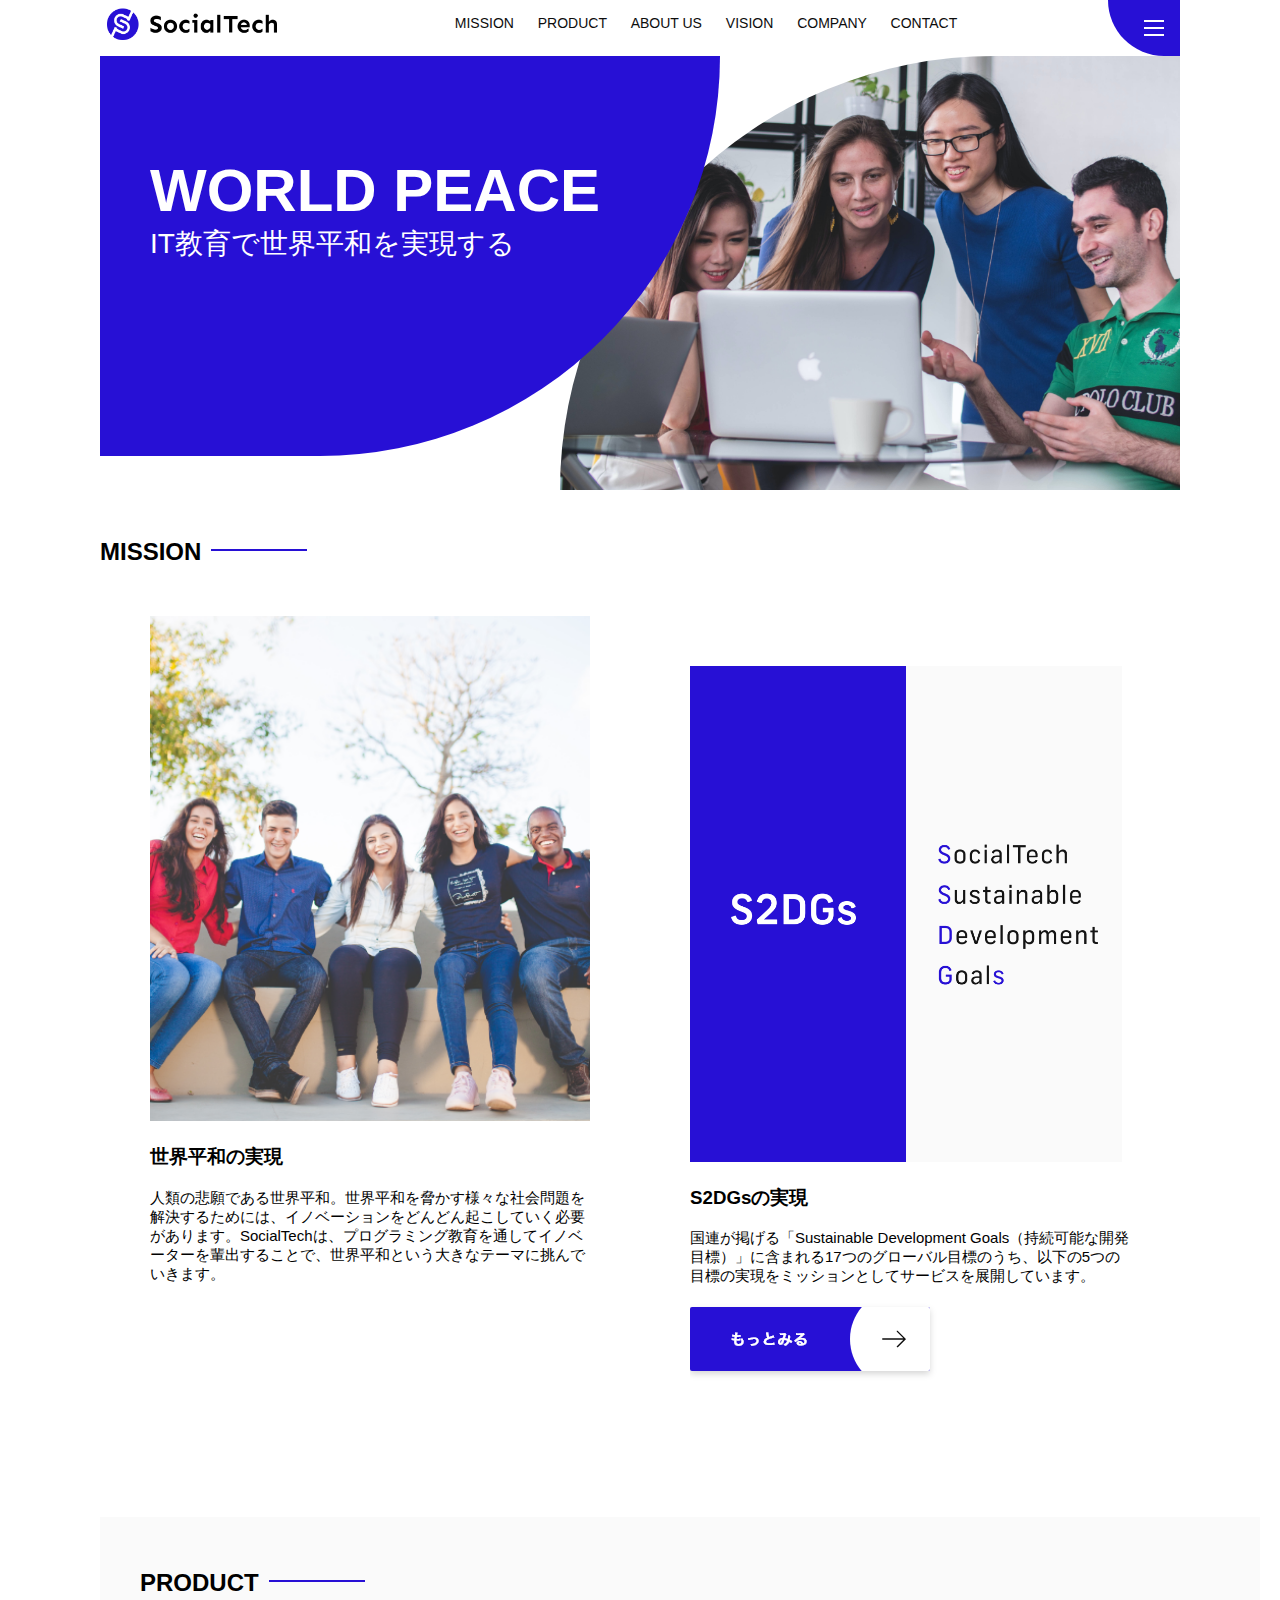
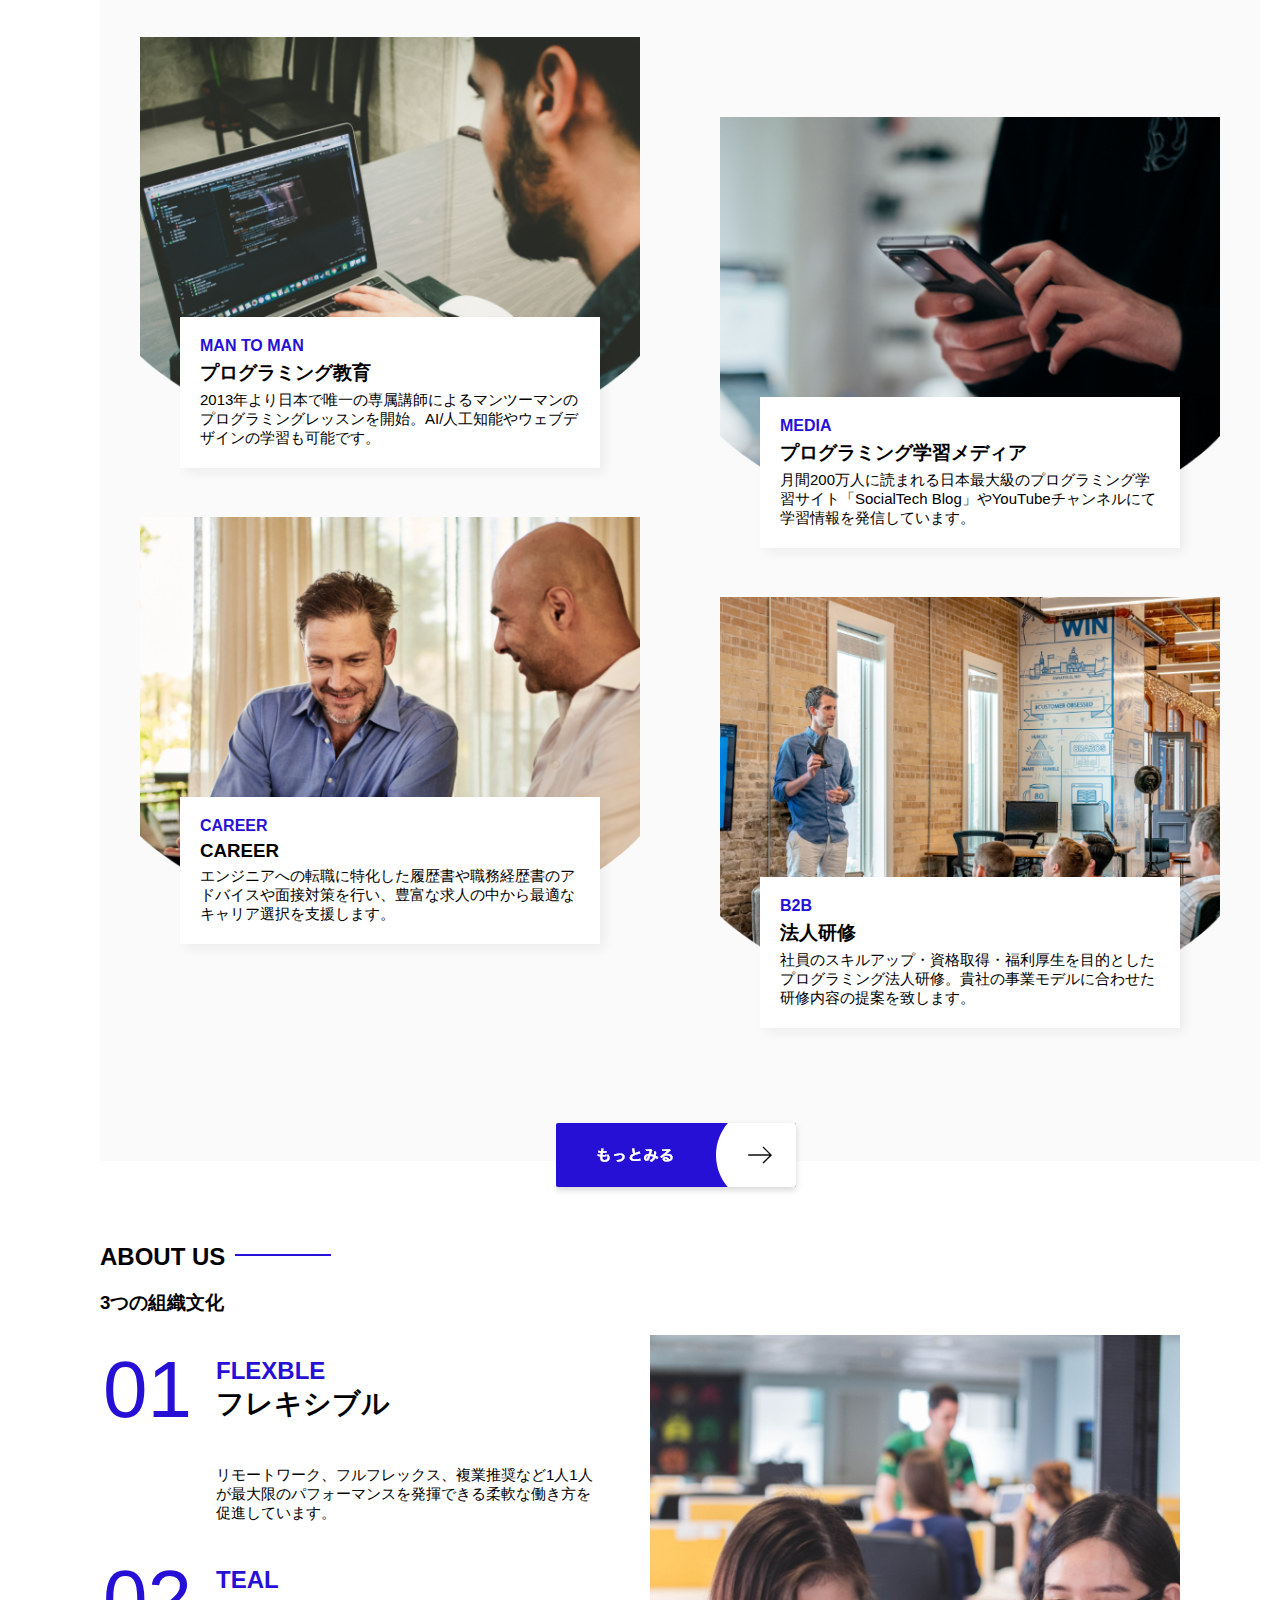
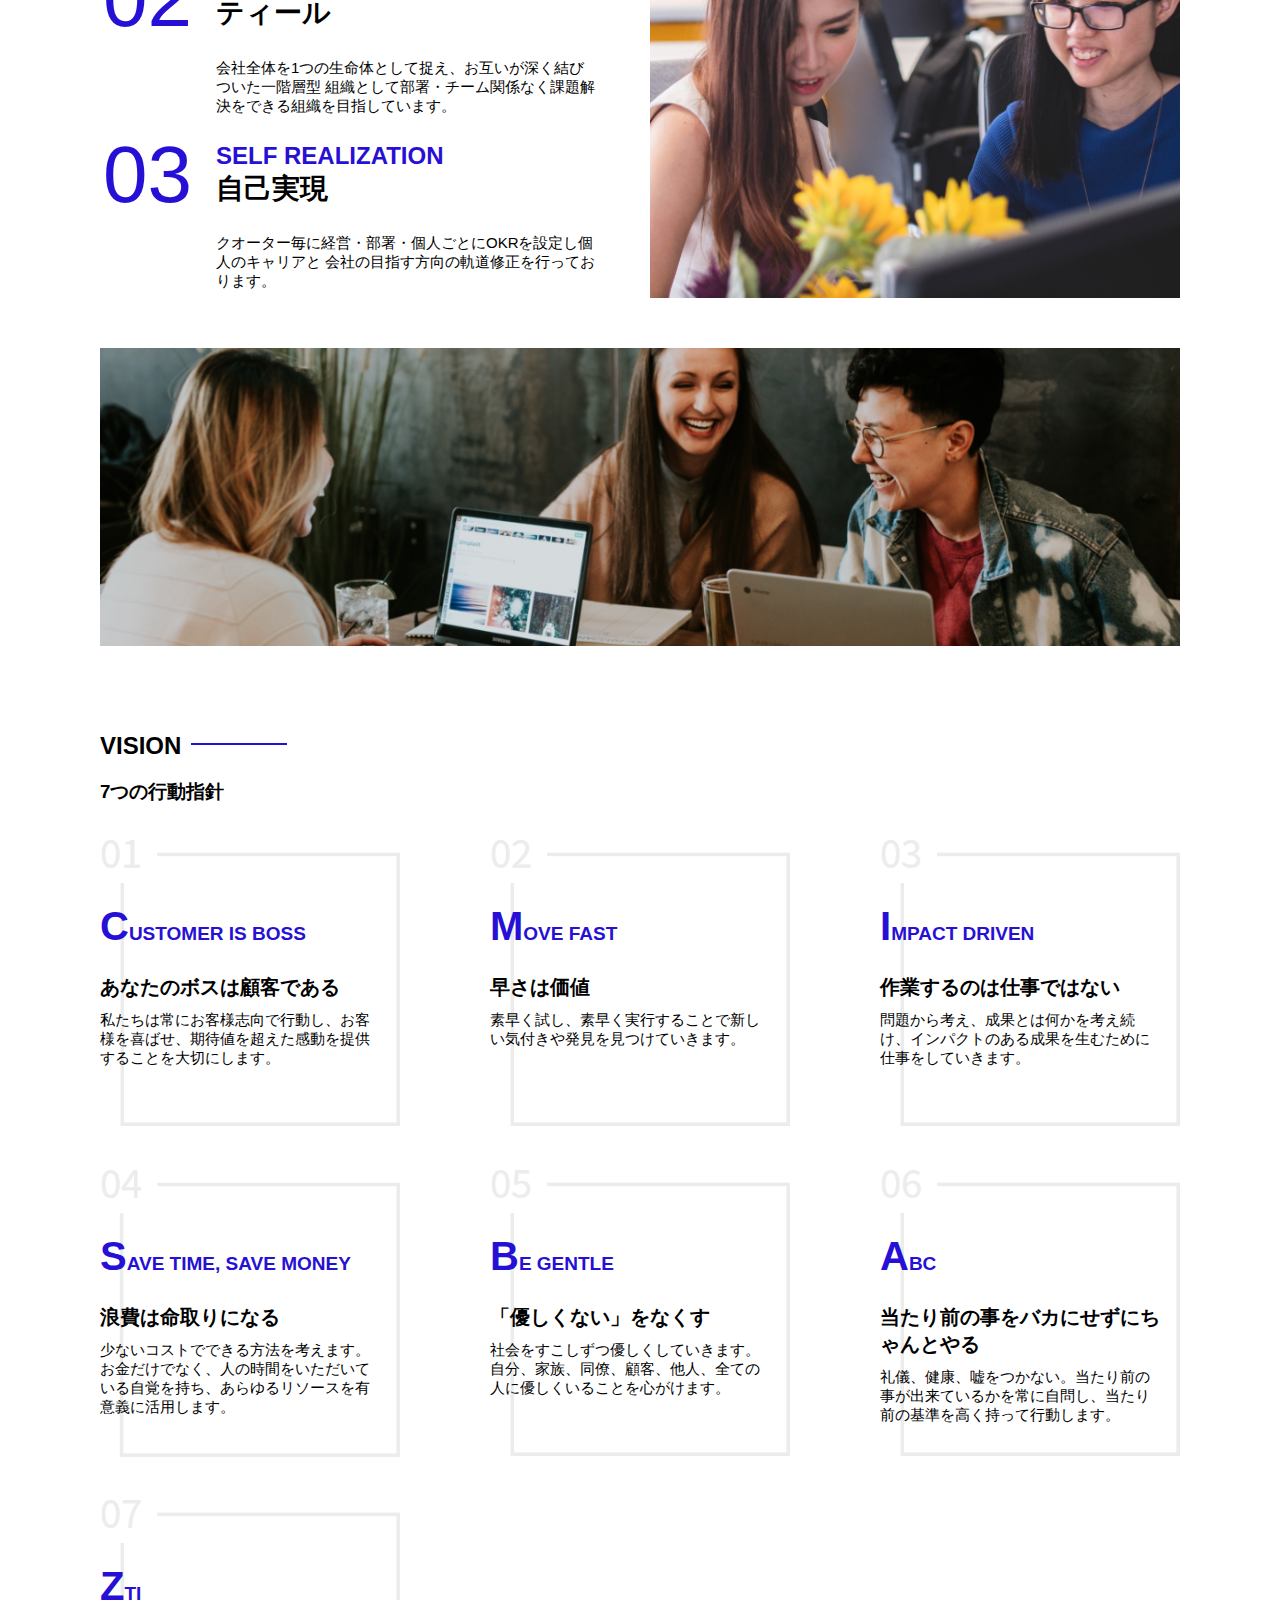
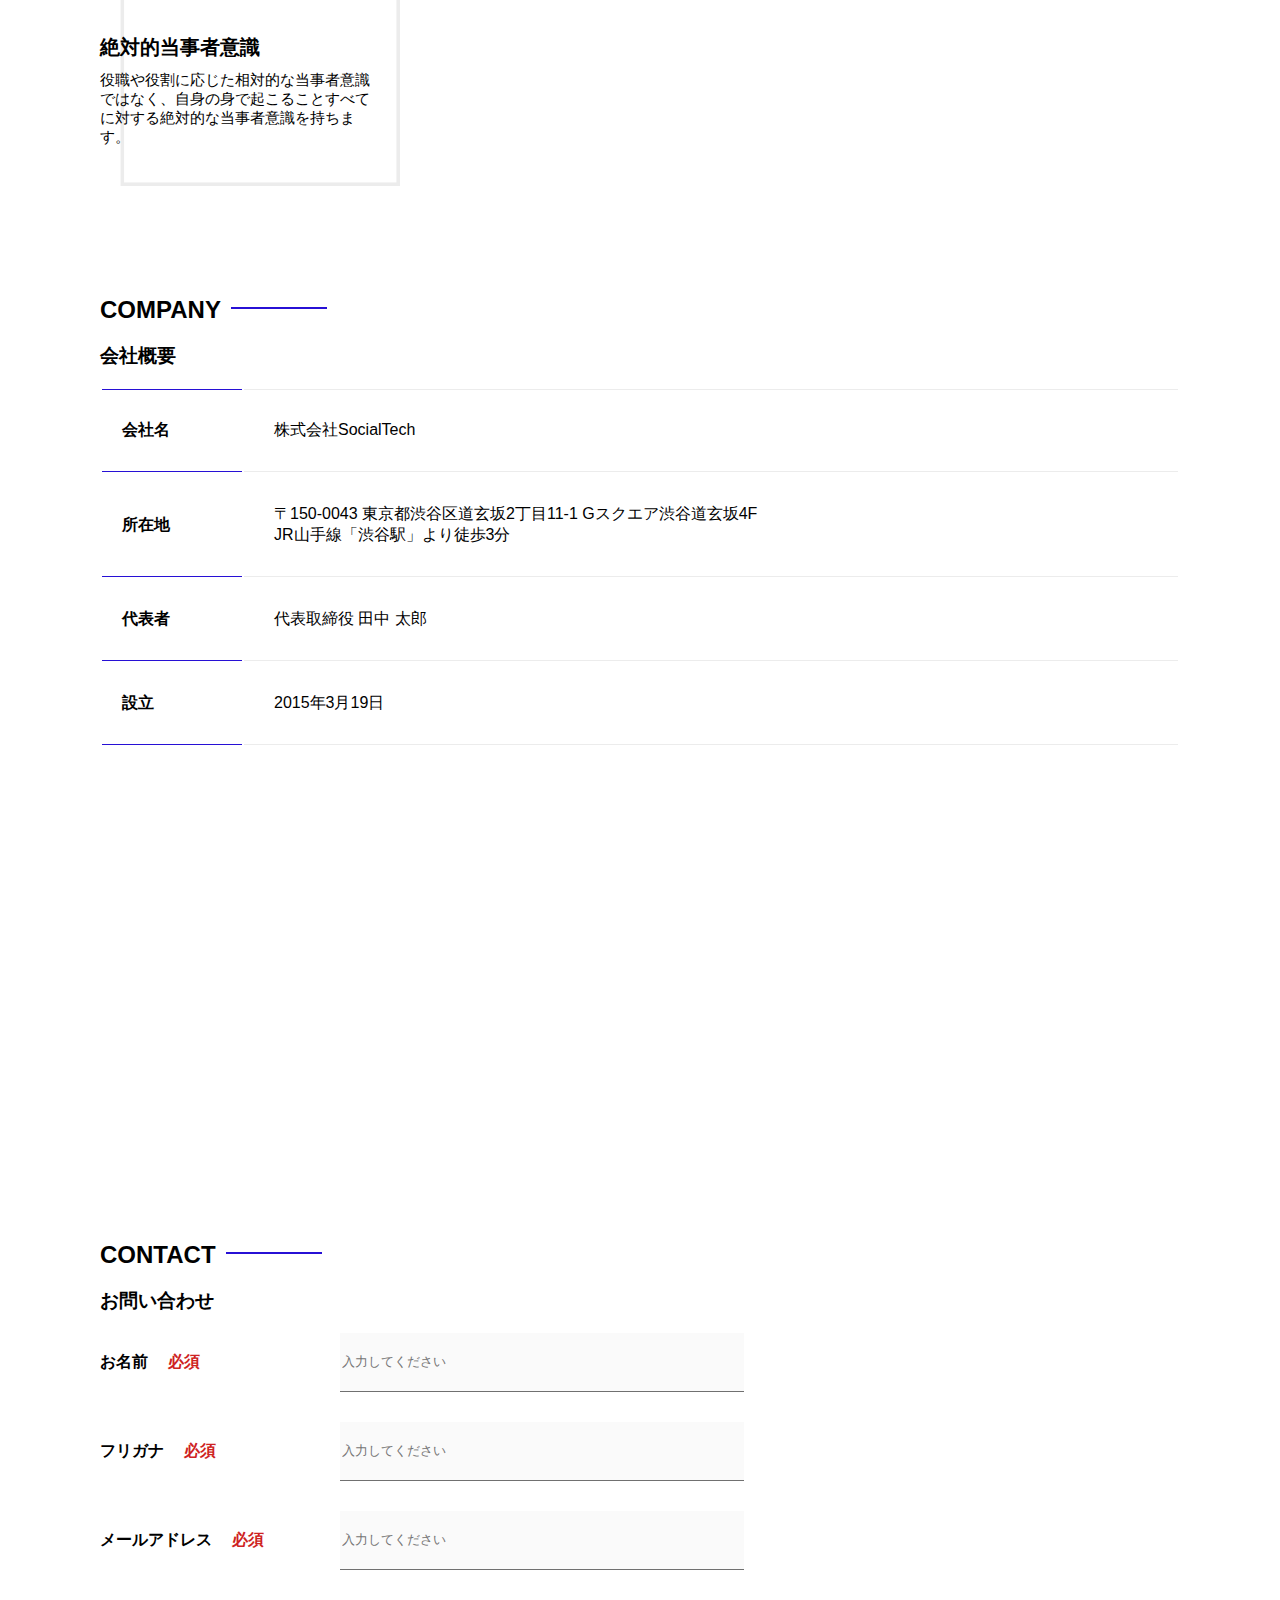
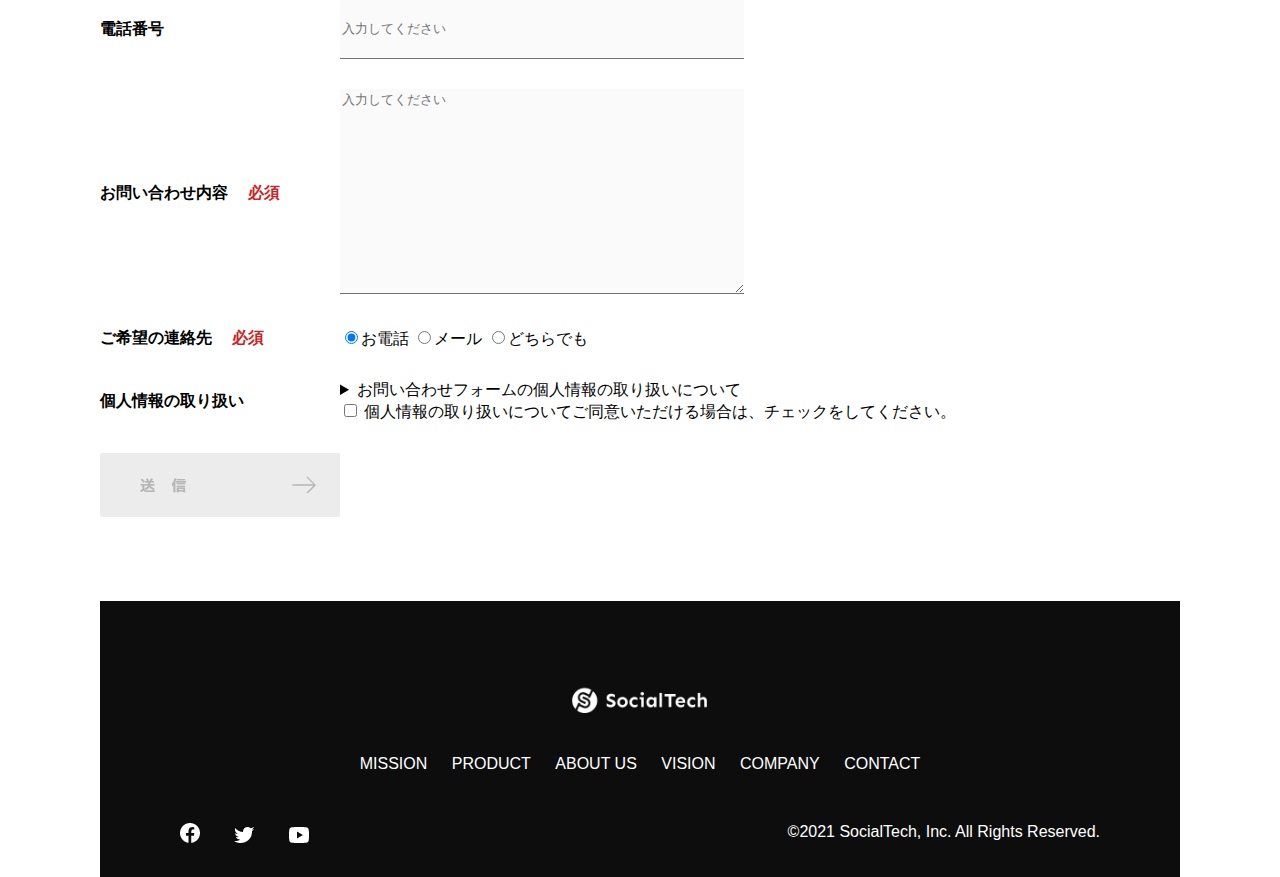
<file: index.html>
<!DOCTYPE html>
<html>
  <head>
    <title>SocialTech</title>
    <meta charset="utf-8">
    <meta name="discription" content="SocialTechはEdTech業界のリーディングカンパニーを目指します。">
    <meta name="viewport" content="width=device-width, initial-scale=1.0">
    <link rel="stylesheet" href="style.css">
  </head>
  <body>
    <header>
      <a href="index.html" id="logo"><img src="images/logo.png" alt="トップページに戻る"></a>
      <nav id="nav-pc">
        <a href="mission.html">MISSION</a>
        <a href="product.html">PRODUCT</a>
        <a href="index.html#aboutus">ABOUT US</a>
        <a href="index.html#vision">VISION</a>
        <a href="index.html#company">COMPANY</a>
        <a href="index.html#contact">CONTACT</a>
      </nav>
      <!-- スマホ用ボタン -->
      <img id="menu-sp" src="images/button-menu.png" alt="ナビゲーションを開く"  onclick="document.getElementById('nav-sp').style.display = 'block'">
      <!-- スマホ用ナビゲーション -->
      <nav id="nav-sp">
        <img  id="close" src="images/button-close.png" alt="ナビゲーションを閉じる" onclick="document.getElementById('nav-sp').style.display = 'none'">
        <a  id="logo-sp" href="index.html" onclick="document.getElementById('nav-sp').style.display = 'none'"><img src="images/logo-sp.png" alt="トップページに戻る"></a>
        <a class="menu" href="mission.html" onclick="document.getElementById('nav-sp').style.display = 'none'">MISSION</a>
        <a class="menu" href="product.html" onclick="document.getElementById('nav-sp').style.display = 'none'">PRODUCT</a>
        <a class="menu" href="index.html#aboutus" onclick="document.getElementById('nav-sp').style.display = 'none'">ABOUT US</a>
        <a class="menu" href="index.html#vision" onclick="document.getElementById('nav-sp').style.display = 'none'">VISION</a>
        <a class="menu" href="index.html#company" onclick="document.getElementById('nav-sp').style.display = 'none'">COMPANY</a>
        <a class="menu" href="index.html#contact" onclick="document.getElementById('nav-sp').style.display = 'none'">CONTACT</a>
        <div id="sns">
          <a href="https://www.facebook.com/sejuku2013"><img src="images/button-facebook.png" alt="Facebookのリンク"></a>
          <a href="https://twitter.com/samuraijuku"><img src="images/button-twitter.png" alt="Twitterのリンク"></a>
          <a href="https://www.youtube.com/channel/UCCFOQO5aDK0xXam4cUQXT8g"><img src="images/button-youtube.png" alt="YouTubeのリンク"></a>
        </div>
      </nav>
    </header>
    <main>
      <article>
        <section id="main-visual">
          <div id="main-message">
            <h1>WORLD PEACE</h1>
            <p>IT教育で世界平和を実現する</p>
          </div>
          <img src="images/index/index-main.png" alt="PCの周りに集まる多国籍の仲間たち">
        </section>
        <section id="mission">
          <h2 class="index-h2">MISSION</h2>
          <div id="mission-flex">
            <div>
              <img id="mission-photo" src="images/index/index-mission.png" alt="屋外のベンチで写真を撮影する多国籍の仲間たち">
              <h3>世界平和の実現</h3>
              <p>人類の悲願である世界平和。世界平和を脅かす様々な社会問題を解決するためには、イノベーションをどんどん起こしていく必要があります。SocialTechは、プログラミング教育を通してイノベーターを輩出することで、世界平和という大きなテーマに挑んでいきます。</p>
            </div>
            <div>
              <img id="s2dgs" src="images/index/s2dgs.png" alt="S2DGs">
              <h3>S2DGsの実現</h3>
              <p>国連が掲げる「Sustainable Development Goals（持続可能な開発目標）」に含まれる17つのグローバル目標のうち、以下の5つの目標の実現をミッションとしてサービスを展開しています。</p>
              <a href="mission.html]">
                <img src="images/button-more.png" alt="もっとみる">
              </a>
            </div>
          </div>
        </section>
        <!-- プロダクト -->
        <section id="product">
          <h2 class="index-h2">PRODUCT</h2>
          <div>
            <div id="product-left">
              <div>
                <img class="product-photo" src="images/index/index-mantoman.png" alt="PCでコードを書く男性">
                <div class="product-explain">
                  <span>MAN TO MAN</span>
                  <h3>プログラミング教育</h3>
                  <p>2013年より日本で唯一の専属講師によるマンツーマンのプログラミングレッスンを開始。AI/人工知能やウェブデザインの学習も可能です。</p>
                </div>
              </div>
              <div>
                <img class="product-photo" src="images/index/index-career.png" alt="笑顔で話し合う2人の男性">
                <div class="product-explain">
                  <span>CAREER</span>
                  <h3>CAREER</h3>
                  <p>エンジニアへの転職に特化した履歴書や職務経歴書のアドバイスや面接対策を行い、豊富な求人の中から最適なキャリア選択を支援します。</p>               
                </div>
              </div>
            </div>
            <div id="product-right">
              <div>
                <img class="product-photo" src="images/index/index-media.png" alt="スマートフォンを操作する人">
                <div class="product-explain">
                  <span>MEDIA</span>
                  <h3>プログラミング学習メディア</h3>
                  <p>月間200万人に読まれる日本最大級のプログラミング学習サイト「SocialTech Blog」やYouTubeチャンネルにて学習情報を発信しています。</p>
                </div>
              </div>
              <div>
                <img class="product-photo" src="images/index/index-b2b.png" alt="講演中の男性とそれを聴く人々">
                <div class="product-explain">
                  <span>B2B</span>
                  <h3>法人研修</h3>
                  <p>社員のスキルアップ・資格取得・福利厚生を目的としたプログラミング法人研修。貴社の事業モデルに合わせた研修内容の提案を致します。</p>
                </div>
              </div>
            </div>
          </div>
          <div>
            <a id="product-more" href="product.html">
              <img src="images/button-more.png" alt="もっとみる">
            </a>
          </div>
        </section>
        <!-- ABOUT US -->
        <section id="aboutus">
          <h2 class="index-h2" >ABOUT US</h2>
          <h3>3つの組織文化</h3>
          <div>
            <table class="culture-table">
              <tr>
                <td>
                  <span class="culture-num">01</span>
                </td>
                <td>
                  <span class="culture-en">FLEXBLE</span>
                  <span class="culture-jp">フレキシブル</span>
                </td>
              </tr>
              <tr>
                <td>
                  <!-- 空のセル -->
                </td>
                <td>
                  <p class="culuture-description">リモートワーク、フルフレックス、複業推奨など1人1人が最大限のパフォーマンスを発揮できる柔軟な働き方を促進しています。</p>
                </td>
              </tr>
              
              <tr>
                <td>
                  <span class="culture-num">02</span>
                </td> 
                <td>
                  <span class="culture-en">TEAL</span>
                  <span class="culture-jp">ティール</span>
                </td>
              </tr>
              <tr>
                <td> 
                  <!-- 空のセル -->
                </td>
                <td>
                  <p class="culture-description">会社全体を1つの生命体として捉え、お互いが深く結びついた一階層型
                    組織として部署・チーム関係なく課題解決をできる組織を目指しています。
                  </p>
                </td>
              </tr>

              <tr>
                <td>
                 <span class="culture-num">03</span>
                </td>
                <td>
                  <span class="culture-en">SELF REALIZATION </span>
                  <span class="culture-jp">自己実現</span>
                </td>
                <tr>
                  <td>
                    <!-- 空のセル -->
                  </td>
                  <td>
                    <p class="culture-description">
                      クオーター毎に経営・部署・個人ごとにOKRを設定し個人のキャリアと
                      会社の目指す方向の軌道修正を行っております。
                    </p>
                  </td>
                </tr>
              </tr>
            </table>
              <img class="culture-img" src="images/index/index-aboutus1.png" alt="笑顔で話し合う2人の女性">              
          </div>
            <img class="culture-img2" src="images/index/index-aboutus2.png" alt="笑顔で話し合う3人の男女">
        </section>
        <!-- VISION -->
        <section id="vision">
          <h2 class="index-h2">VISION</h2>
          <h3>7つの行動指針</h3>
          <div>
            <div class="vision-box">
              <img src="images/index/vision-01.png" alt="01">
              <span>
                <h4>CUSTOMER IS BOSS</h4>
                <h5>あなたのボスは顧客である</h5>
                <p>私たちは常にお客様志向で行動し、お客様を喜ばせ、期待値を超えた感動を提供することを大切にします。</p>
              </span>
            </div>
            <div class="vision-box">
              <img src="images/index/vision-02.png" alt="02">
              <span>
                <h4>MOVE FAST</h4>
                <h5>早さは価値</h5>
                <p>素早く試し、素早く実行することで新しい気付きや発見を見つけていきます。</p>
              </span>
            </div>
            <div class="vision-box">
              <img src="images/index/vision-03.png" alt="03">
              <span>
                <h4>IMPACT DRIVEN</h4>
                <h5>作業するのは仕事ではない</h5>
                <p>問題から考え、成果とは何かを考え続け、インパクトのある成果を生むために仕事をしていきます。</p>
              </span>
            </div>
            <div class="vision-box">
              <img src="images/index/vision-04.png" alt="04">
              <span>
                <h4>SAVE TIME, SAVE MONEY</h4>
                <h5>浪費は命取りになる</h5>
                <p>少ないコストでできる方法を考えます。お金だけでなく、人の時間をいただいている自覚を持ち、あらゆるリソースを有意義に活用します。</p>
              </span>
            </div>
            <div class="vision-box">
              <img src="images/index/vision-05.png" alt="05">
              <span>
                <h4>BE GENTLE</h4>
                <h5>「優しくない」をなくす</h5>
                <p>社会をすこしずつ優しくしていきます。自分、家族、同僚、顧客、他人、全ての人に優しくいることを心がけます。</p>
              </span>
            </div>
            <div class="vision-box">
              <img src="images/index/vision-06.png" alt="06">
              <span>
                <h4>ABC</h4>
                <h5>当たり前の事をバカにせずにちゃんとやる</h5>
                <p>礼儀、健康、嘘をつかない。当たり前の事が出来ているかを常に自問し、当たり前の基準を高く持って行動します。</p>
              </span>
            </div>
            <div class="vision-box">
              <img src="images/index/vision-07.png" alt="07">
              <span>
                <h4>ZTI</h4>
                <h5>絶対的当事者意識</h5>
                <p>役職や役割に応じた相対的な当事者意識ではなく、自身の身で起こることすべてに対する絶対的な当事者意識を持ちます。</p>
              </span>
            </div>
          </div>
        </section>
        <!-- CONPANY -->
        <section id="company">
          <h2 class="index-h2">COMPANY</h2>
          <h3>会社概要</h3>
          <table id="company-table">
            <tr>
              <th class="tableheader-first">会社名</th>
              <td class="cell-first">株式会社SocialTech</td>
            </tr>
            <tr>
              <th class="tableheader">所在地</th>
              <td class="cell">〒150-0043 東京都渋谷区道玄坂2丁目11-1 Gスクエア渋谷道玄坂4F<br>JR山手線「渋谷駅」より徒歩3分</td>
            </tr>
            <tr>
              <th class="tableheader">代表者</th>
              <td class="cell">代表取締役 田中 太郎</td>
            </tr>
            <tr>
              <th class="tableheader">設立</th>
              <td class="cell">2015年3月19日</td>
            </tr>
          </table>
          <iframe src="https://www.google.com/maps/embed?pb=!1m18!1m12!1m3!1d3241.7759544892483!2d139.69399665123464!3d35.65789123876098!2m3!1f0!2f0!3f0!3m2!1i1024!2i768!4f13.1!3m3!1m2!1s0x60188caa0042e8d1%3A0xba130bea826a7aa2!2z44CSMTUwLTAwNDMg5p2x5Lqs6YO95riL6LC35Yy66YGT546E5Z2C77yS5LiB55uu77yR77yR4oiS77yR!5e0!3m2!1sja!2sjp!4v1636872991912!5m2!1sja!2sjp" 
          style="border:0ch" allowfullscreen="" loading="lazy" ></iframe>
        </section>
        <!-- お問い合わせ -->
        <section id="contact">
          <h2 class="index-h2">CONTACT</h2>
          <h3>お問い合わせ</h3>
          <form action="https://api.staticforms.xyz/submit" method="post">
              <input type="text" name="honeypot" style="display:none">
              <!-- STATIC FORMSのアクセスキー -->
              <input type="hidden" name="accessKey" value="90eda0ea-7b0d-4456-af9e-6538139e8472">
              <!--メールのタイトル-->
              <input type="hidden" name="subject" value="お問い合わせフォーム" />
              <!--送信先のメールアドレスをvalueに設定する-->
              <input type="hidden" name="replyTo" value="126t233t@gmail.com">
              <!--redirectToのURLは公開後のURLへリンクする-->
              <input type="hidden" name="redirectTo" value="">
            <div>
              <div class="contact-heading">
                <label class="contact-label">お名前<span class="contact-span">必須</span></label>
              </div>
              <div class="contact-form">
                <input type="text" name="name" placeholder="入力してください" class="contact-textbox">
              </div>
            </div>
            <div>
              <div class="contact-heading">
                <label class="contact-label">フリガナ<span class="contact-span">必須</span></label>
              </div>
              <div class="contact-form">
                <input type="text" name="hurigana" placeholder="入力してください" class="contact-textbox">
              </div>
            </div>
            <div>
              <div class="contact-heading">
                <label class="contact-label">メールアドレス<span class="contact-span">必須</span></label>
              </div>
              <div class="contact-form">
                <input type="text" name="email" placeholder="入力してください" class="contact-textbox">
              </div>
            </div>           
            <div>
              <div class="contact-heading">
                <label class="contact-label">電話番号</label>
              </div>
              <div class="contact-form">
                <input type="text" name="hurigana" placeholder="入力してください" class="contact-textbox">
              </div>
            </div>            
            <div>
              <div class="contact-heading">
                <label class="contact-label">お問い合わせ内容<span class="contact-span">必須</span></label>
              </div>
              <div class="contact-form">
                <textarea class="contact-textarea" placeholder="入力してください" name="message"></textarea>
              </div>
            </div> 
            <div>
              <div class="contact-heading">
                <label class="contact-label">ご希望の連絡先<span class="contact-span">必須</span></label>
              </div>
              <div class="contact-form">
                <input class="radiobutton" type="radio" value="tel" name="contact" checked><label>お電話</label>
                <input class="radiobutton" type="radio" value="mail" name="contact"><label>メール</label>
                <input class="radiobutton" type="radio" value="both" name="contact"><label>どちらでも</label>
              </div>
            </div> 
            <div>
              <div class="contact-heading">
                <label class="contact-label">個人情報の取り扱い</label>
              </div>
              <div>
                <details>
                  <summary>お問い合わせフォームの個人情報の取り扱いについて</summary>
                  <div>
                    <span>１．組織の名称又は氏名</span><br>
                   株式会社SocialTech<br><br>
                   <span>２．個人情報保護管理者（若しくはその代理人）の氏名又は職名、所属及び連絡先
                     鈴木 一郎 コーポレート部</span><br>
                   メールアドレス：support@socialtech.net<br>
                   TEL：03-xxxx-xxxx<br>
                   <span>３．個人情報の利用目的</span><br>
                   ・本サービス及び本サービスに関連する情報の提供又はそれらに関する連絡のため<br>
                   ・ユーザーの本人確認のため<br>
                   ・当社サービスのご案内のため<br>
                   ・当社の商品等の広告または宣伝（電子メールによるものを含むものとします。）<br><br>
                   <span>４．個人情報の取り扱い業務の委託</span><br>
                   個人情報の取扱業務の全部または一部を外部に業務委託する場合があります。<br>
                   その際、弊社は、個人情報を適切に保護できる管理体制を敷き実行していることを条件として<br>
                   委託先を厳選したうえで、機密保持契約を委託先と締結し、お客様の個人情報を厳密に管理させます。<br><br>
                   <span>５．個人情報の開示等の請求</span><br>
                   お客様は、弊社に対してご自身の個人情報の開示等（利用目的の通知、開示、内容の訂正・追加・削除、利用の停止または消去、第三者への提供の停止）に関して、当社問合わせ窓口に申し出ることができます。<br>
                   その際、弊社はお客様ご本人を確認させていただいたうえで、合理的な期間内に対応いたします。<br><br>
                   なお、個人情報に関する弊社問合わせ先は、次の通りです。<br><br>
                   株式会社SocialTech　個人情報問合せ窓口<br>
                   〒150-0043　東京都渋谷区道玄坂2丁目11-1 Ｇスクエア渋谷道玄坂 4F<br>
                   メールアドレス：support@socialtech.net　TEL：03-xxxx-xxxx<br><br>
                   <span>６．個人情報を提供されることの任意性について</span><br><br>
                   お客様がご自身の個人情報を弊社に提供されるか否かは、お客様のご判断によりますが、もしご提供されない場合には、適切なサービスが提供できない場合がありますので予めご了承ください。
                  </div>
                </details>
                <input type="checkbox" name="agree">
                <span>個人情報の取り扱いについてご同意いただける場合は、チェックをしてください。</span>
              </div>
            </div> 
            <input type="image" value="Submit" src="images/button-submit.png" alt="送信する">
          </form>
        </section>
      </article>
      <footer>
        <div id="footer-logo">
          <img src="images/logo-sp.png" alt="SocialTech">
        </div>
        <div id="footer-link">
          <a href="mission.html">MISSION</a>
          <a href="product.html">PRODUCT</a>
          <a href="index.html#aboutus">ABOUT US</a>
          <a href="index.html#visiion">VISION</a>
          <a href="index.html#company">COMPANY</a>
          <a href="index.html#contact">CONTACT</a>
        </div>
        <div id="sns-footer">
          <a href="https://www.facebook.com/sejuku2013"><img src="images/button-facebook.png" alt="Facebookのリンク"></a>
          <a href="https://twitter.com/samuraijuku"><img src="images/button-twitter.png" alt="Twitterのリンク"></a>
          <a href="https://www.youtube.com/channel/UCCFOQO5aDK0xXam4cUQXT8g"><img src="images/button-youtube.png" alt="YouTubeのリンク"></a>
          <span id="copyright">&copy;2021 SocialTech, Inc. All Rights Reserved. </span>
        </div>
      </footer>
    </main>
  </body>
</html>
</file>
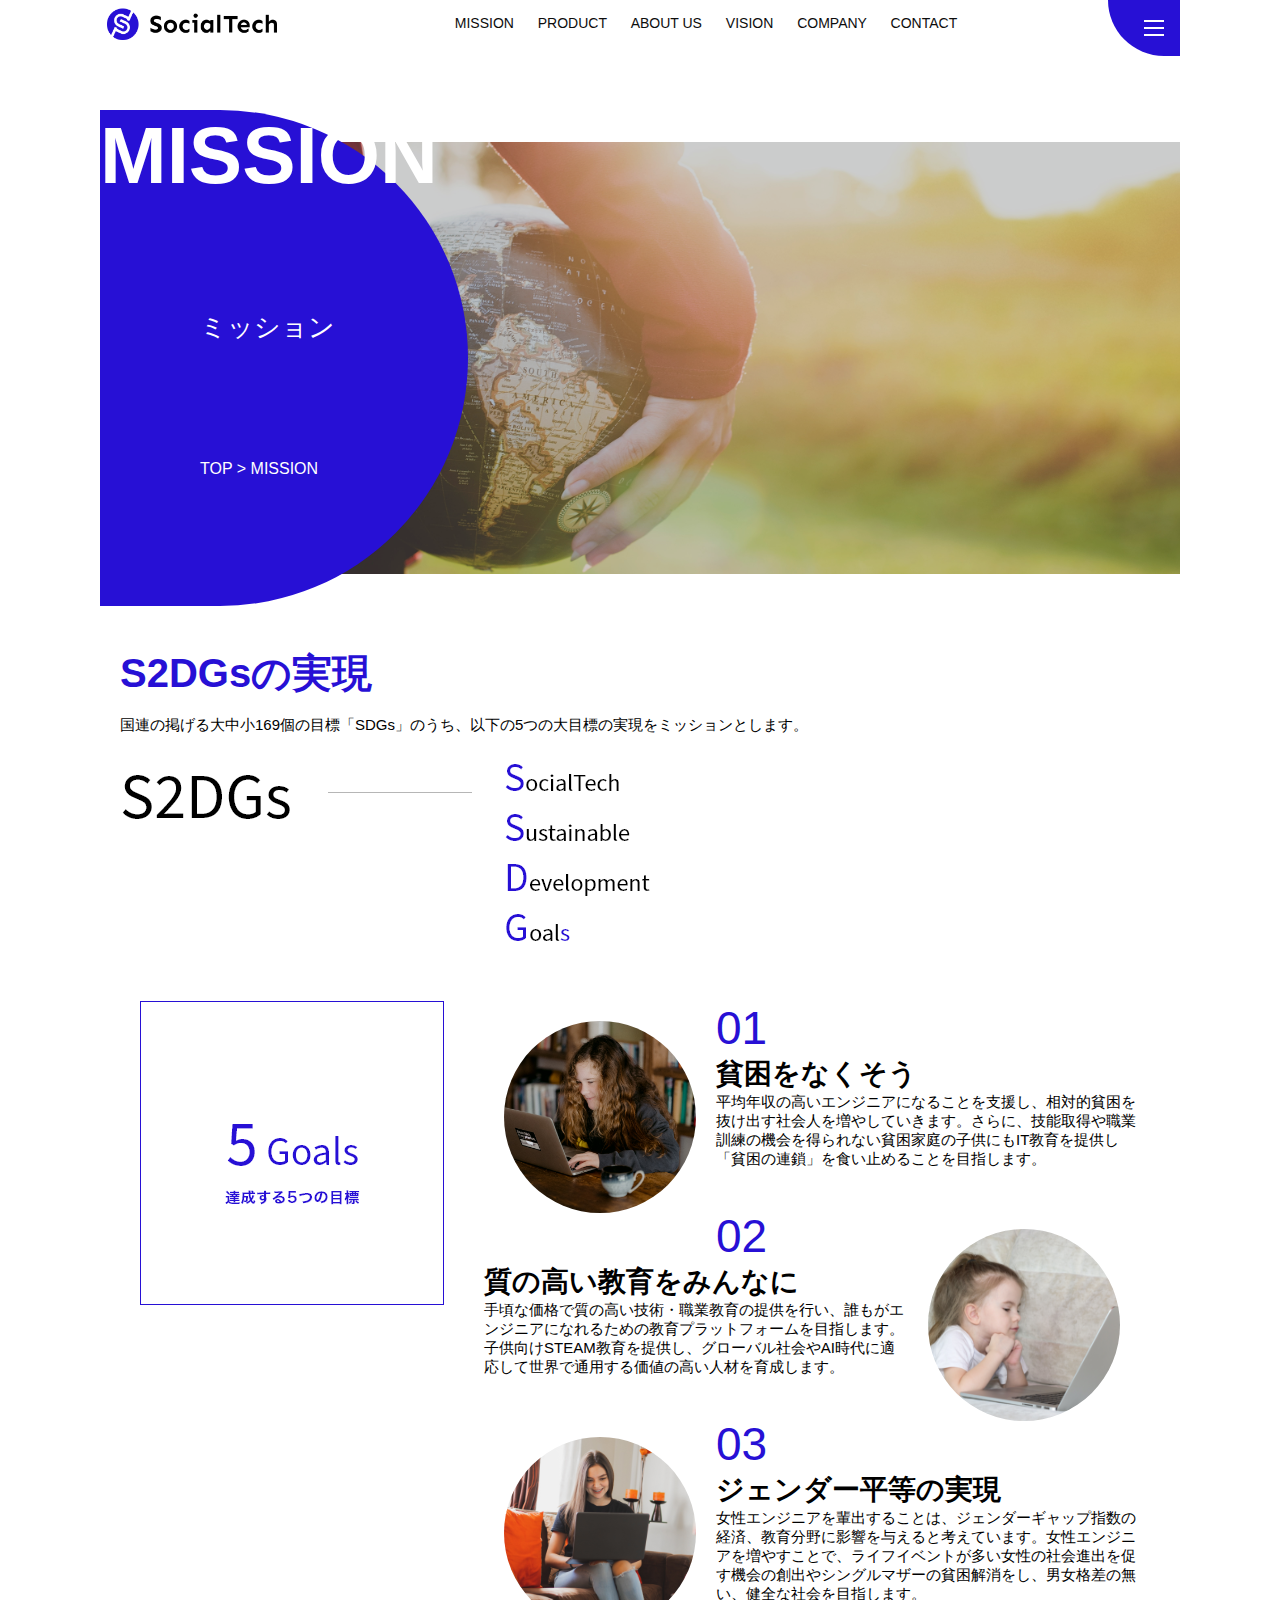
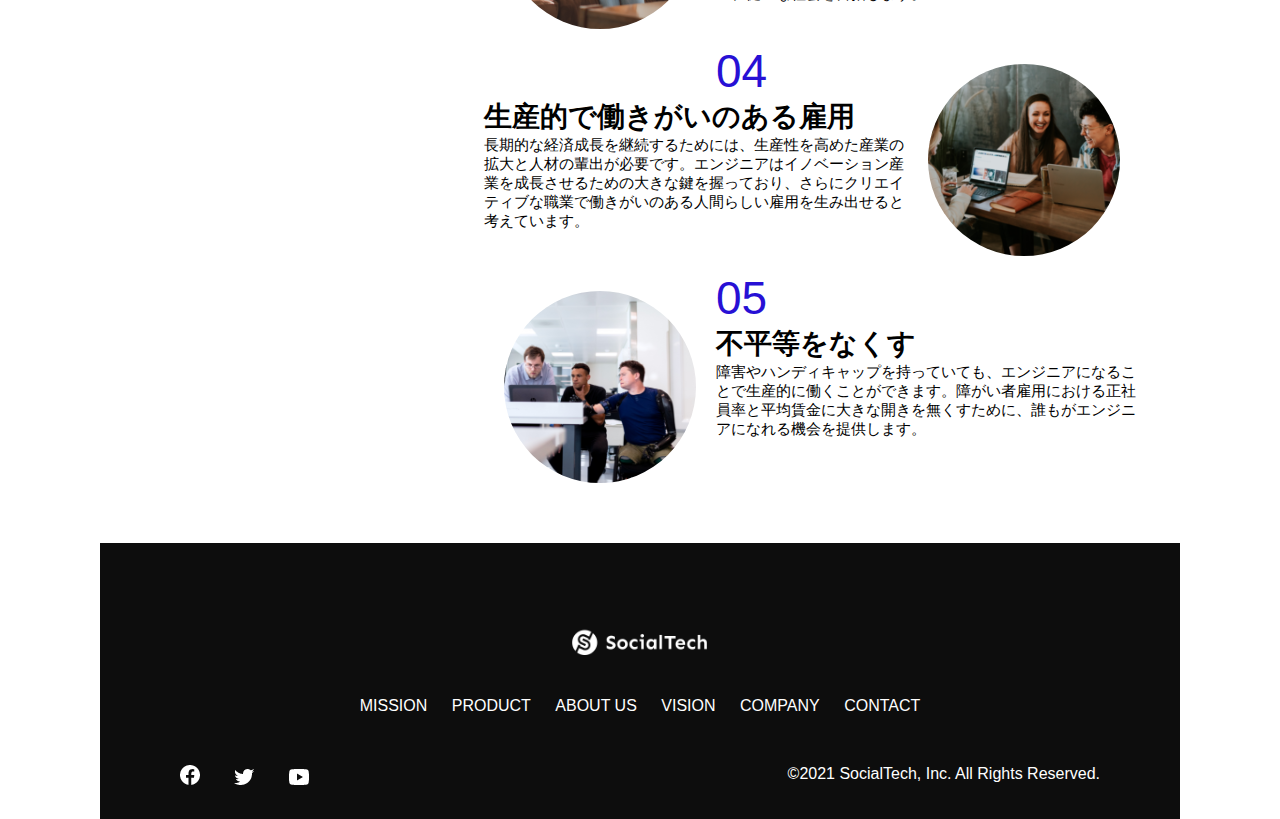
<file: mission.html>
<!DOCTYPE html>
<html>
  <head>
    <title>SocialTech - MISSION ミッション -</title>
    <meta charset="utf-8">
    <meta name="discription" content="SocialTechが目指す5つの目標（S2DGs）を紹介します">
    <meta name="viewport" content="width=device-width, initial-scale=1.0">
    <link rel="stylesheet" href="style.css">
  </head>
  <body>
    <header>
        <a href="index.html" id="logo"><img src="images/logo.png" alt="トップページに戻る"></a>
        <nav id="nav-pc">
          <a href="mission.html">MISSION</a>
          <a href="product.html">PRODUCT</a>
          <a href="index.html#aboutus">ABOUT US</a>
          <a href="index.html#vision">VISION</a>
          <a href="index.html#company">COMPANY</a>
          <a href="index.html#contact">CONTACT</a>
        </nav>
        <!-- スマホ用ボタン -->
        <img id="menu-sp" src="images/button-menu.png" alt="ナビゲーションを開く"  onclick="document.getElementById('nav-sp').style.display = 'block'">
        <!-- スマホ用ナビゲーション -->
        <nav id="nav-sp">
          <img  id="close" src="images/button-close.png" alt="ナビゲーションを閉じる" onclick="document.getElementById('nav-sp').style.display = 'none'">
          <a  id="logo-sp" href="index.html" onclick="document.getElementById('nav-sp').style.display = 'none'"><img src="images/logo-sp.png" alt="トップページに戻る"></a>
          <a class="menu" href="mission.html" onclick="document.getElementById('nav-sp').style.display = 'none'">MISSION</a>
          <a class="menu" href="product.html" onclick="document.getElementById('nav-sp').style.display = 'none'">PRODUCT</a>
          <a class="menu" href="index.html#aboutus" onclick="document.getElementById('nav-sp').style.display = 'none'">ABOUT US</a>
          <a class="menu" href="index.html#vision" onclick="document.getElementById('nav-sp').style.display = 'none'">VISION</a>
          <a class="menu" href="index.html#company" onclick="document.getElementById('nav-sp').style.display = 'none'">COMPANY</a>
          <a class="menu" href="index.html#contact" onclick="document.getElementById('nav-sp').style.display = 'none'">CONTACT</a>
          <div id="sns">
            <a href="https://www.facebook.com/sejuku2013"><img src="images/button-facebook.png" alt="Facebookのリンク"></a>
            <a href="https://twitter.com/samuraijuku"><img src="images/button-twitter.png" alt="Twitterのリンク"></a>
            <a href="https://www.youtube.com/channel/UCCFOQO5aDK0xXam4cUQXT8g"><img src="images/button-youtube.png" alt="YouTubeのリンク"></a>
          </div>
        </nav>
    </header>
    <main>
        <article>
            <section id="mission-main">
                <div id="mission-title">
                    <h1>MISSION</h1>
                    <span>ミッション</span>
                    <div>TOP > MISSION</div>
                </div>
            </section>
            <section id="mission-s2dgs">
                <h2 class="mission-h2">S2DGsの実現</h2>
                <p>国連の掲げる大中小169個の目標「SDGs」のうち、以下の5つの大目標の実現をミッションとします。</p>
                <img src="images/mission/mission-s2dgs.png" alt="S2DGs">
            </section>
            <section id="mission-5goals">
                <div>
                    <img id="s2dgs-image" src="images/mission/mission-5goals.png" alt="5Goals">
                </div>
                <div>
                    <div>
                        <img class="fivegoals-image-left" src="images/mission/mission-5goals01.png" alt="PCを操作する女の子">
                        <span class="fivegoals-number">01</span>
                        <h3 class="fivegoals-h3">貧困をなくそう</h3>
                        <p class="fivegoals-p">
                            平均年収の高いエンジニアになることを支援し、相対的貧困を抜け出す社会人を増やしていきます。さらに、技能取得や職業訓練の機会を得られない貧困家庭の子供にもIT教育を提供し「貧困の連鎖」を食い止めることを目指します。
                        </p>
                    </div>
                    <div>
                        <img class="fivegoals-image-right" src="images/mission/mission-5goals02.png" alt="PCを見つめる小さい女の子">
                        <span class="fivegoals-number">02</span>
                        <h3 class="fivegoals-h3">質の高い教育をみんなに</h3>
                        <p class="fivegoals-p">
                            手頃な価格で質の高い技術・職業教育の提供を行い、誰もがエンジニアになれるための教育プラットフォームを目指します。子供向けSTEAM教育を提供し、グローバル社会やAI時代に適応して世界で通用する価値の高い人材を育成します。
                        </p>
                    </div>
                    <div>
                        <img class="fivegoals-image-left" src="images/mission/mission-5goals03.png" alt="PCを操作する女性">
                        <span class="fivegoals-number">03</span>
                        <h3 class="fivegoals-h3">ジェンダー平等の実現</h3>
                        <p class="fivegoals-p">
                            女性エンジニアを輩出することは、ジェンダーギャップ指数の経済、教育分野に影響を与えると考えています。女性エンジニアを増やすことで、ライフイベントが多い女性の社会進出を促す機会の創出やシングルマザーの貧困解消をし、男女格差の無い、健全な社会を目指します。
                        </p>
                    </div>
                    <div>
                        <img class="fivegoals-image-right" src="images/mission/mission-5goals04.png" alt="笑顔で話し合う3人の男女">
                        <span class="fivegoals-number">04</span>
                        <h3 class="fivegoals-h3">生産的で働きがいのある雇用</h3>
                        <p class="fivegoals-p">
                            長期的な経済成長を継続するためには、生産性を高めた産業の拡大と人材の輩出が必要です。エンジニアはイノベーション産業を成長させるための大きな鍵を握っており、さらにクリエイティブな職業で働きがいのある人間らしい雇用を生み出せると考えています。
                        </p>
                    </div>
                    <div>
                        <img class="fivegoals-image-left" src="images/mission/mission-5goals05.png" alt="障害を持つ男性が生き生きと働く様子">
                        <span class="fivegoals-number">05</span>
                        <h3 class="fivegoals-h3">不平等をなくす</h3>
                        <p class="fivegoals-p">
                            障害やハンディキャップを持っていても、エンジニアになることで生産的に働くことができます。障がい者雇用における正社員率と平均賃金に大きな開きを無くすために、誰もがエンジニアになれる機会を提供します。
                        </p>
                    </div>



                </div>

            </section>
        </article>
        <footer>
            <div id="footer-logo">
              <img src="images/logo-sp.png" alt="SocialTech">
            </div>
            <div id="footer-link">
              <a href="mission.html">MISSION</a>
              <a href="product.html">PRODUCT</a>
              <a href="index.html#aboutus">ABOUT US</a>
              <a href="index.html#visiion">VISION</a>
              <a href="index.html#company">COMPANY</a>
              <a href="index.html#contact">CONTACT</a>
            </div>
            <div id="sns-footer">
              <a href="https://www.facebook.com/sejuku2013"><img src="images/button-facebook.png" alt="Facebookのリンク"></a>
              <a href="https://twitter.com/samuraijuku"><img src="images/button-twitter.png" alt="Twitterのリンク"></a>
              <a href="https://www.youtube.com/channel/UCCFOQO5aDK0xXam4cUQXT8g"><img src="images/button-youtube.png" alt="YouTubeのリンク"></a>
              <span id="copyright">&copy;2021 SocialTech, Inc. All Rights Reserved. </span>
            </div>
        </footer>          
    </main>
  </body>

</html>
</file>
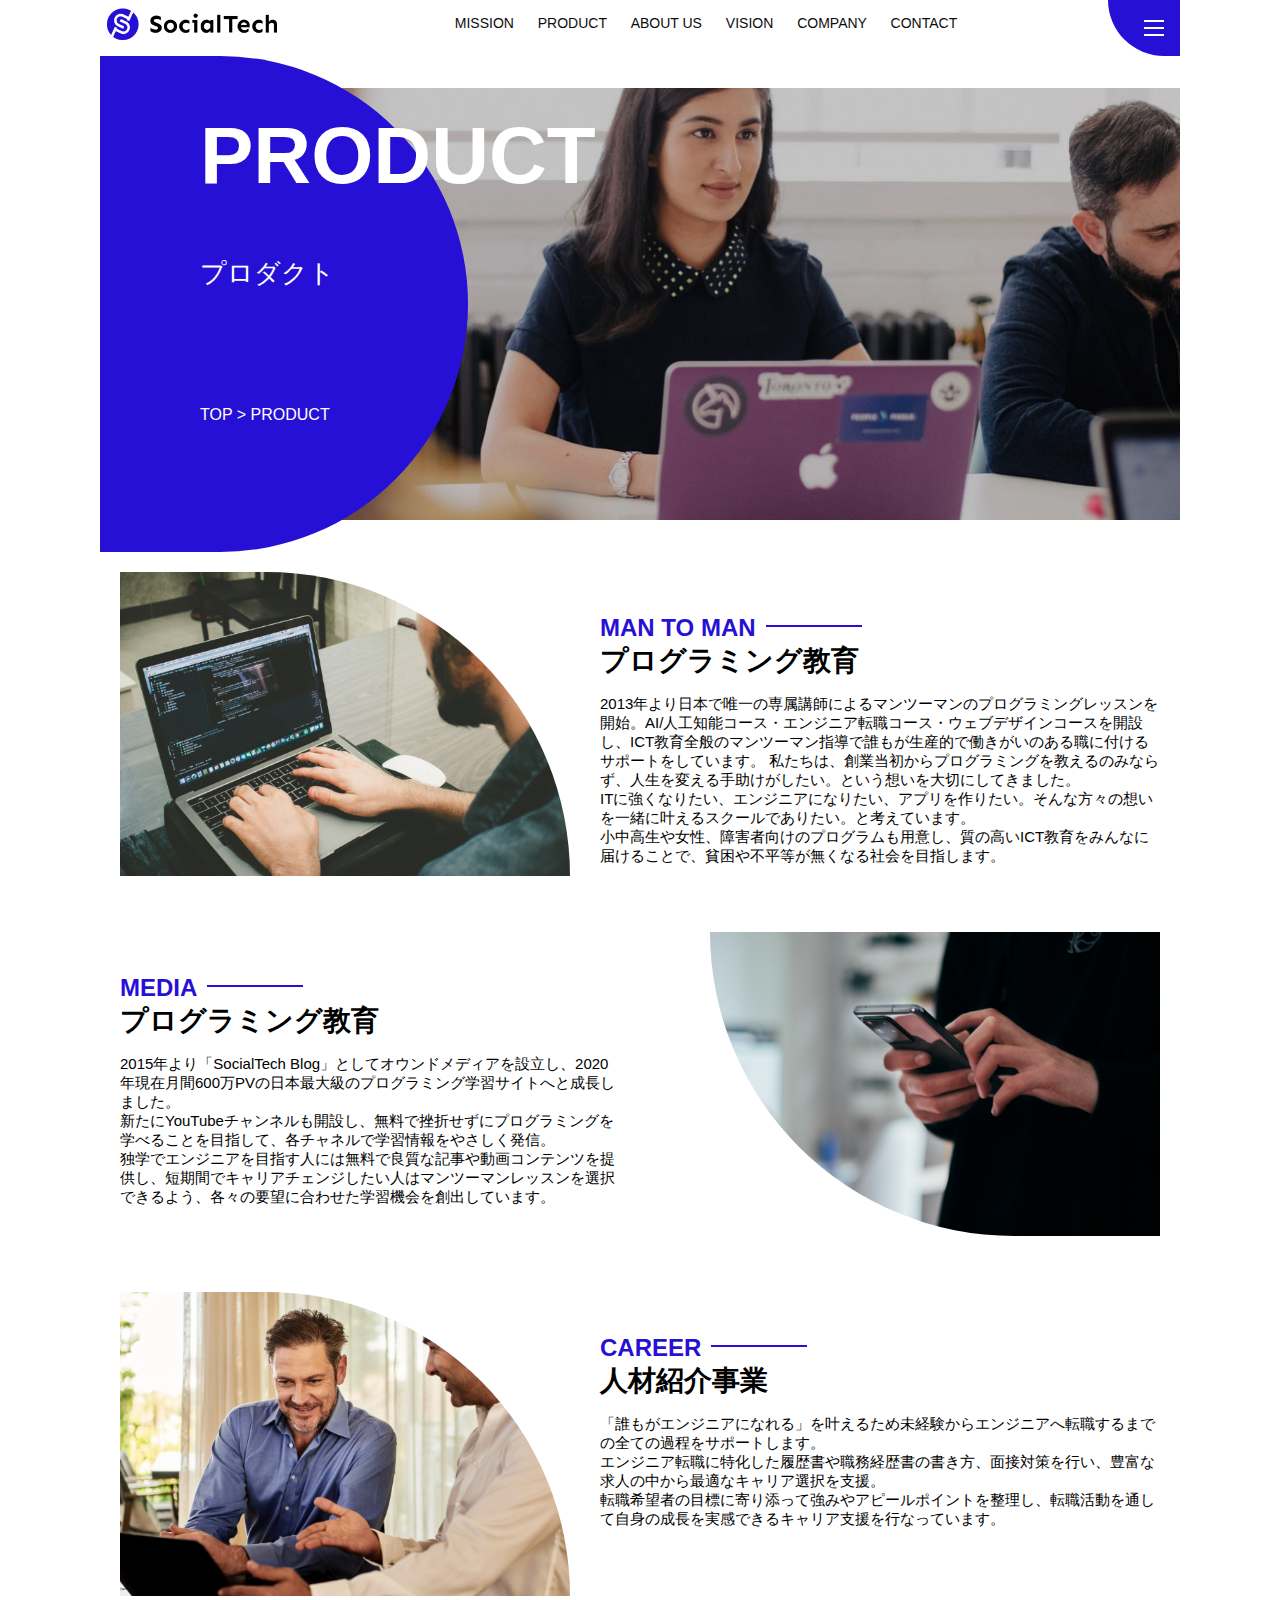
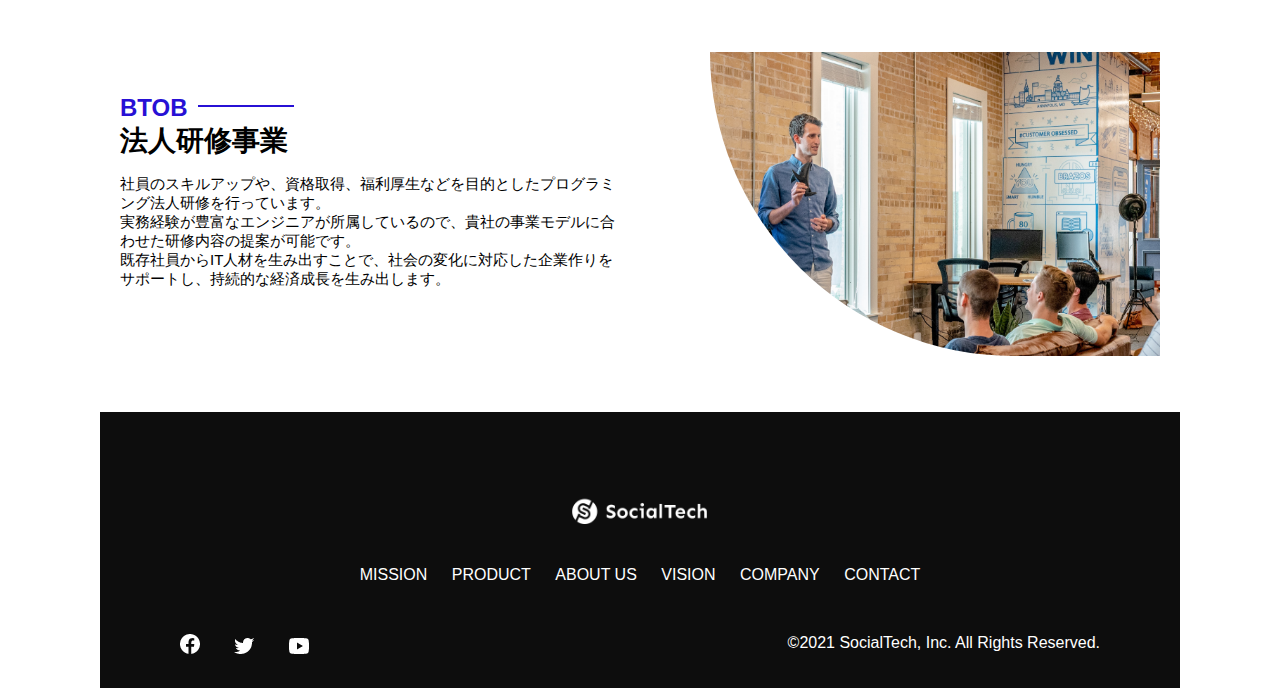
<file: product.html>
<!DOCTYPE html>
<html>
  <head>
    <title>SocialTech -PRODUCT プロダクト-</title>
    <meta charset="utf-8">
    <meta name="discription" content="SocialTechの4つのプロダクトを紹介します">
    <meta name="viewport" content="width=device-width, initial-scale=1.0">
    <link rel="stylesheet" href="style.css">
  </head>
  <body>
    <header>
        <a href="index.html" id="logo"><img src="images/logo.png" alt="トップページに戻る"></a>
        <nav id="nav-pc">
          <a href="mission.html">MISSION</a>
          <a href="product.html">PRODUCT</a>
          <a href="index.html#aboutus">ABOUT US</a>
          <a href="index.html#vision">VISION</a>
          <a href="index.html#company">COMPANY</a>
          <a href="index.html#contact">CONTACT</a>
        </nav>
        <!-- スマホ用ボタン -->
        <img id="menu-sp" src="images/button-menu.png" alt="ナビゲーションを開く"  onclick="document.getElementById('nav-sp').style.display = 'block'">
        <!-- スマホ用ナビゲーション -->
        <nav id="nav-sp">
          <img  id="close" src="images/button-close.png" alt="ナビゲーションを閉じる" onclick="document.getElementById('nav-sp').style.display = 'none'">
          <a  id="logo-sp" href="index.html" onclick="document.getElementById('nav-sp').style.display = 'none'"><img src="images/logo-sp.png" alt="トップページに戻る"></a>
          <a class="menu" href="mission.html" onclick="document.getElementById('nav-sp').style.display = 'none'">MISSION</a>
          <a class="menu" href="product.html" onclick="document.getElementById('nav-sp').style.display = 'none'">PRODUCT</a>
          <a class="menu" href="index.html#aboutus" onclick="document.getElementById('nav-sp').style.display = 'none'">ABOUT US</a>
          <a class="menu" href="index.html#vision" onclick="document.getElementById('nav-sp').style.display = 'none'">VISION</a>
          <a class="menu" href="index.html#company" onclick="document.getElementById('nav-sp').style.display = 'none'">COMPANY</a>
          <a class="menu" href="index.html#contact" onclick="document.getElementById('nav-sp').style.display = 'none'">CONTACT</a>
          <div id="sns">
            <a href="https://www.facebook.com/sejuku2013"><img src="images/button-facebook.png" alt="Facebookのリンク"></a>
            <a href="https://twitter.com/samuraijuku"><img src="images/button-twitter.png" alt="Twitterのリンク"></a>
            <a href="https://www.youtube.com/channel/UCCFOQO5aDK0xXam4cUQXT8g"><img src="images/button-youtube.png" alt="YouTubeのリンク"></a>
          </div>
        </nav>
    </header>
    <main>
        <article>
            <section id="product-main" >
                <div id="product-title">
                    <h1>PRODUCT</h1>
                    <span>プロダクト</span>
                    <div>TOP > PRODUCT</div>
                </div>
            </section>
            <section class="product-section1">
                <img src="images/product/product-mantoman.png" alt="PCでコードを書く男性">
                <div>
                    <h2 class="product-h2" >MAN TO MAN</h2>
                    <h3 class="product-h3">プログラミング教育</h3>
                    <p>
                        2013年より日本で唯一の専属講師によるマンツーマンのプログラミングレッスンを開始。AI/人工知能コース・エンジニア転職コース・ウェブデザインコースを開設し、ICT教育全般のマンツーマン指導で誰もが生産的で働きがいのある職に付けるサポートをしています。
                        私たちは、創業当初からプログラミングを教えるのみならず、人生を変える手助けがしたい。という想いを大切にしてきました。<br>ITに強くなりたい、エンジニアになりたい、アプリを作りたい。そんな方々の想いを一緒に叶えるスクールでありたい。と考えています。<br>小中高生や女性、障害者向けのプログラムも用意し、質の高いICT教育をみんなに届けることで、貧困や不平等が無くなる社会を目指します。
                    </p>
                </div>
            </section>
            <section class="product-section2">
                <div>
                    <h2 class="product-h2" >MEDIA</h2>
                    <h3 class="product-h3">プログラミング教育</h3>
                    <p>
                        2015年より「SocialTech
                        Blog」としてオウンドメディアを設立し、2020年現在月間600万PVの日本最大級のプログラミング学習サイトへと成長しました。<br>新たにYouTubeチャンネルも開設し、無料で挫折せずにプログラミングを学べることを目指して、各チャネルで学習情報をやさしく発信。<br>独学でエンジニアを目指す人には無料で良質な記事や動画コンテンツを提供し、短期間でキャリアチェンジしたい人はマンツーマンレッスンを選択できるよう、各々の要望に合わせた学習機会を創出しています。
                    </p>
                </div>
                <img src="images/product/product-media.png" alt="スマートフォンを操作する人">
            </section>
            <section class="product-section1">
                <img src="images/product/product-career.png" alt="笑顔で話し合う2人の男性">
                <div>
                    <h2 class="product-h2" >CAREER</h2>
                    <h3 class="product-h3">人材紹介事業</h3>
                    <p>
                        「誰もがエンジニアになれる」を叶えるため未経験からエンジニアへ転職するまでの全ての過程をサポートします。<br>エンジニア転職に特化した履歴書や職務経歴書の書き方、面接対策を行い、豊富な求人の中から最適なキャリア選択を支援。<br>転職希望者の目標に寄り添って強みやアピールポイントを整理し、転職活動を通して自身の成長を実感できるキャリア支援を行なっています。<br>
                    </p>
                </div>
            </section>
            <section class="product-section2">
                <div>
                    <h2 class="product-h2" >BTOB</h2>
                    <h3 class="product-h3">法人研修事業</h3>
                    <p>
                        社員のスキルアップや、資格取得、福利厚生などを目的としたプログラミング法人研修を行っています。<br>実務経験が豊富なエンジニアが所属しているので、貴社の事業モデルに合わせた研修内容の提案が可能です。<br>既存社員からIT人材を生み出すことで、社会の変化に対応した企業作りをサポートし、持続的な経済成長を生み出します。
                    </p>
                </div>
                <img src="images/product/product-b2b.png" alt="講演中の男性とそれを聴く人々">
            </section>            
        </article>
        <footer>
            <div id="footer-logo">
              <img src="images/logo-sp.png" alt="SocialTech">
            </div>
            <div id="footer-link">
              <a href="mission.html">MISSION</a>
              <a href="product.html">PRODUCT</a>
              <a href="index.html#aboutus">ABOUT US</a>
              <a href="index.html#visiion">VISION</a>
              <a href="index.html#company">COMPANY</a>
              <a href="index.html#contact">CONTACT</a>
            </div>
            <div id="sns-footer">
              <a href="https://www.facebook.com/sejuku2013"><img src="images/button-facebook.png" alt="Facebookのリンク"></a>
              <a href="https://twitter.com/samuraijuku"><img src="images/button-twitter.png" alt="Twitterのリンク"></a>
              <a href="https://www.youtube.com/channel/UCCFOQO5aDK0xXam4cUQXT8g"><img src="images/button-youtube.png" alt="YouTubeのリンク"></a>
              <span id="copyright">&copy;2021 SocialTech, Inc. All Rights Reserved. </span>
            </div>
        </footer>          
    </main>
  </body>

</html>
</file>
<file: style.css>
body {
  font-family:"Source Sans Pro", "Hiragino Kaku Gothic ProN", Meiryo, Arial, sans-serif;
}

p {
  font-size: 15px;
}

/* PC用のスタイル */
@media screen and (min-width: 768px) {



  body {
    max-width: 1080px;
    min-width: 960px;
    margin: 0 auto 0 auto;
  }


  header {
    display: flex;
    justify-content: space-between;
  }

  #nav-pc {
    text-align: right;
    font-size: 14px;
    padding-top: 15px;
  }

  #nav-pc > a {
    text-decoration: none;
    margin-left: 20px;
  }

  #nav-pc > a:link {
    color: #0d0d0d;
  }

  #nav-pc > a:visited {
    color: #0d0d0d;
  }

  #nav-pc > a:hover {
    color: #0d0d0d;
    text-decoration: underline;
  }

  #nav-pc > a:active {
    color: #0d0d0d;
  }
  /* スマホ用ナビを非表示 */
  #nav-sp,
  #mennu-sp {
    display: none;
  }

  #main-visual {
    position: relative;
    height: 400px;
  }

  #main-message {
    position: absolute;
    top: 0;
    left: 0;
    background-color: #2710d5;
    color: #ffffff;
    border-radius: 0 0 476px 0;
    max-width: 620px;
    height: 100%;
    width: 100%;
    z-index: 11;
  }

  #main-message > h1 {
    font-size: 60px;
    font-weight: bold;
    margin: 100px 0 0 50px;
  }

  #main-message > p {
    font-size: 28px;
    margin: 0 0 0 50px;
  }

  #main-visual > img {
    max-width: 620px;
    border-radius: 476px 0 0 0;
    position: absolute;
    top: 0;
    right: 0;
    z-index: 10;
  }

  h2 {
    margin: 40px 0 0 0;
  }

  h2::after {
    content: url(images/line.png);
    margin-left: 10px;
  }

  #mission {
    margin: 80px auto 80px auto;
    width: 100%;
  }

  #mission-flex {
    width: 100%;
    display: flex;
  }

  #mission-flex > div{
    width: 50%;
    margin: 50px;
  }

  #mission-photo {
    width: 100%;
  }

  #s2dgs {
    margin-top: 50px;
  }

  /* プロダクト */
  #product {
    background-color: #fafafa;
    width: 100%;
    margin: 80px 0 80px 0;
    padding: 10px 40px 0 40px;
  }

  /* 外枠 */
  #product > div {
    margin-top: 40px;
    display: flex;
  }

  /* 左のカラム */
  #product-left {
    width: 50%;
    margin-right: 20px;
  }

  /* 右のカラム */
  #product-right {
    width: 50%;
    margin-left: 20px;
    margin-top: 80px;
  }

  /* 画像説明の枠 */
  #product-left > div {
    position: relative;
    height: 480px;
    margin-right: 20px;
  }

  #product-right > div {
    position: relative;
    height: 480px;
    margin-left: 20px;
  }
  
  /* 画像 */
  .product-photo {
    width: 100%;
  }

  /* 説明文の枠 */
  .product-explain {
    background-color: #ffffff;
    position: absolute;
    left: 0;
    top: 280px;
    margin: 0 40px 0 40px;
    padding: 20px;
    box-shadow: 5px 5px 10px rgba(0,0,0,0.05);
  }

  /* 説明文の英語 */
  .product-explain > span {
    color: #2710d5;
    font-weight: bold;
    font-size: 16px;
    margin: 0;
  }

  /* 説明文の見出し */
  .product-explain > h3 {
    margin: 5px 0 5px 0;
  }

  /* 説明文 */
  .product-explain > p {
    margin: 0;
  }

  /* もっと見る */
  #product-more {
    margin: 0 auto -42px auto;
  }

  #aboutus {
    margin: 80px auto;
  }

  #aboutus > div{
    display: flex;
  }

  .culture-img {
  width: 100%;
  align-self: flex-start;
  }

  .culture-img2 {
    margin-top: 50px;
    width: 100%;
  }

  .culture-table {
    max-width: 500px;
    margin-right: 50px;
  }

  .culture-num {
    font-size: 80px;
    color: #2710d5;
    margin-right: 20px;
  }

  .culture-en {
    color: #2710d5;
    font-weight: bold;
    font-size: 24px;
    display: block;
  }

  .culture-jp {
    font-size: 28px;
    font-weight: bold;
  }

  .culture-description {
    margin: 0;
  }

  /* ビジョン */
  #vision {
    margin: 80px auto;
  }

  /* セクションの内の外枠 */
  #vision > div {
    width: 100%;
    display: flex;
    justify-content: space-between;
    flex-wrap: wrap;
  }

  /* 7つの行動指針の枠 */
  .vision-box{
    width: 300px;
    height: 300px;
    margin-bottom: 30px;
    position: relative;
  }

  .vision-box > img{
    width: 100%;
    height: auto;
    position: absolute;
    top: 0;
    left: 0;
    z-index: 30;
  }

  .vision-box > span {
    position: absolute;
    top: 0;
    left: 0;
    z-index: 31;
    margin-right: 20px;
  }

  .vision-box > span > h4{
    color: #2710d5;
    font-size: 19px;
    margin-top: 80px;
  }

  .vision-box > span > h4::first-letter {
    font-size: 40px;
  }

  .vision-box > span > h5 {
    font-size: 20px;
    margin: 0;
  }

  .vision-box > span > p {
    margin-top: 10px;
  }

  #company {
    margin: 80px auto;
  }

  #company-table {
    width: 100%;
  }

  .tableheader {
    text-align: left;
    padding: 20px;
    border-bottom-color: #2710d5;
    border-bottom-width: 1px;
    border-bottom-style: solid;
    width: 100px;
  }

  .tableheader-first {
    text-align: left;
    padding: 20px;
    border-bottom-color: #2710d5;
    border-bottom-width: 1px;
    border-bottom-style: solid;
    width: 100px; 
    border-top-color: #2710d5;
    border-top-width: 1px;
    border-top-style: solid;
  }

  .cell {
    padding: 30px;
    border-bottom-color: #ececec;
    border-bottom-width: 1px;
    border-bottom-style: solid;
  }

  .cell-first {
    padding: 30px;
    border-bottom-color: #ececec;
    border-bottom-width: 1px;
    border-bottom-style: solid;
    border-top-color: #ececec;
    border-top-width: 1px;
    border-top-style: solid;
  }

  #company > iframe {
    width: 100%;
    height: 368px;
    margin-top: 40px;
  }

  #contact {
    margin: 80px auto;
  }

  #contact > form > div {
    display: flex;
    flex-direction: row;
    flex-wrap: wrap;
    padding-bottom: 30px;
  }

  .contact-heading {
    width: 240px;
    align-self: center;
  }

  .contact-label {
    font-weight: bold;
  }

  .contact-span {
    color: #ce2222;
    margin-left: 20px;
    font-weight: bold;
  }

  .contact-textbox {
    border-top: 0;
    border-left: 0; 
    border-right: 0;
    border-bottom-width: 1px;
    border-bottom-color: #707070;
    border-bottom-style: solid;
    background-color: #fafafa;
    width: 400px;
    height: 56px;
  }

  .contact-textarea {
    border-top: 0;
    border-left: 0; 
    border-right: 0;
    border-bottom-width: 1px;
    border-bottom-color: #707070;
    border-bottom-style: solid;
    background-color: #fafafa;
    width: 400px;
    height: 200px;
  }

  details {
    width: 700px;
  }

  details > div {
    background-color: #fafafa;
    padding: 20px;
  }

  details > div > span {
    font-weight: bold;
  }

  footer {
    background-color: #0d0d0d;
    text-align: center;
    padding: 80px 80px 30px 80px;
  }

  #footer-logo {
    margin-bottom: 30px;
  }

  #footer-link {
    margin-bottom: 50px;
  }

  #footer-link > a {
    text-decoration: none;
    margin: 10px;
  }

  #footer-link > a:link {
    color: #ffffff;
  }

  #footer-link > a:visited {
    color: #ffffff;
  }

  #footer-link > a:hover {
    color: #ffffff;
    text-decoration: underline;
  }

  #footer-link > a:active {
    color: #ffffff;
  }

  #sns-footer {
    text-align: left;
    width: 100%;
  }

  #sns-footer > a {
    margin-right: 30px;
  }

  #copyright {
    color: #ffffff;
    float: right;
  }  

  /* missionのPC用スタイル */

  #mission-main {
    height: 496px;
    width: 100%;
    background-image: url(images/mission/mission-main.png);
    background-repeat: no-repeat;
    background-position-y: center;
  } 

  #mission-title {
    background-color: #2710d5;
    width: 368px;
    color: #ffffff;
    height: 496px;
    border-radius: 0 248px 248px 0 ;
    position: relative;
  }

  #mission-title > h1 {
    position: absplute;
    top: 0;
    left: 100px;
    font-size: 80px;
  }

  #mission-title > span {
    position: absolute;
    top: 200px;
    left: 100px;
    font-size: 26px;
  }

  #mission-title > div {
    position: absolute;
    top: 350px;
    left: 100px;
    font-size: 16px;
  }

  #mission-s2dgs {
    width: 100%;
    margin: 20px;
  }

  .mission-h2 {
    color: #2710d5;
    font-size: 40px;
  }

  .mission-h2::after {
    content: none;
  }

  #mission-5goals {
    margin: 20px;
    display: flex;
  }

  #mission-5goals > div {
    flex-grow: 1;
    padding: 20px;
  }

  #mission-5goals > div >div{
    margin-bottom: 40px;
  }

  .fivegoals-image-right {
    float: right;
    margin: 20px;
  }

  .fivegoals-image-left {
    float: left;
    margin: 20px;
  }

  .fivegoals-number {
    color: #2710d5;
    font-size: 46px;
    margin: 0;
  }

  .fivegoals-h3 {
    font-size: 28px;
    margin: 0;
  }

  .fivegoals-p {
    margin: 0;
  }

  #product-main {
    height: 496px;
    width: 100%;
    background-image: url(images/product/product-main.png);
    background-repeat: no-repeat;
    background-position-y: center;
  }

  #product-title {
    background-color: #2710d5;
    width: 368px;
    color: #ffffff;
    height: 496px;
    border-radius: 0 248px 248px 0 ;
    position: relative;
  }

  #product-title > h1 {
    position: absolute;
    top: 0;
    left: 100px;
    font-size: 80px;
  }

  #product-title > span {
    position: absolute;
    top: 200px;
    left: 100px;
    font-size: 26px;
  }

  #product-title > div {
    position: absolute;
    top: 350px;
    left: 100px;
    font-size: 16px;
  }

    .product-section1 {
      position: relative;
      margin: 20px;
      height: 340px;
    }

    .product-section1 > img {
      position: absolute;
      top: 0;
      left: 0;
      width: 450px;
      margin: 0 40px 30px 0;
      border-radius: 0 432px 0 0;
    }

    .product-section1 > div {
      position: absolute;
      top: 0;
      left: 480px;
    }
  
    .product-section2 {
      position: relative;
      margin: 20px;
      height: 340px;
    }

    .product-section2 > img {
      position: absolute;
      top: 0;
      right: 0;
      width: 450px;
      margin: 0 0 30px 40px;
      border-radius: 0 0 0 432px;
    }

    .product-section2 > div {
      position: absolute;
      top: 0;
      left: 0px;
      width: 500px;
    }

    .product-h2 {
      color: #2710d5;
      font-size: 24px
      margin: 0;
    }

    .product-h3 {
      font-size: 28px;
      margin: 0;
    }


}

/* スマートフォン用のスタイル */
@media screen and (max-width: 767px) {
  body {
    min-width: 375px;
    margin: 0;
  }

  #nav-pc {
    display: none;
  }

  /* 勝手に追記した */
  #nav-sp {
    display: none;
  }

  #menu-sp {
    float: right;
    padding: 0;
  }

  #nav-sp {
    background-color: #2710d5;
    position: absolute;
    top: 0;
    left: 0;
    width: 100%;
    height: 100%;
    z-index: 100;
  }

  #close {
    position: absolute;
    top: 20px;
    right: 20px;
  }

  #logo-sp {
    margin: 80px 0 30px 20px;
  }
  
  #nav-sp > a {
    display: block;
  }

  #nav-sp > a:link {
    color: #ffffff;
  }
  #nav-sp > a:visited {
    color: #ffffff;
  }
  #nav-sp > a:hover {
    color: #ffffff;
    text-decoration: underline;
  }
  #nav-sp > a:active {
    color: #ffffff;
  }

  #nav-sp > .menu {
    text-decoration: none;
    display: block;
    margin: 0 20px 0 20px;
    height: 44px;
    font-size: 16px;
    background-image: url(images/arrow.png);
    background-repeat: no-repeat;
    background-position: right top;
  }

  #sns {
    position: absolute;
    bottom: 20px;
    left: 20px;
  }

  #sns> a {
    margin-right: 30px;
  }

  #main-visual {
    position: relative;
    height: 470px;
    width: 100%;
    overflow: hidden;
  }

  #main-visual > div {
    position: absolute;
    top: 0;
    left: 0;
    background-color: #2710d5;
    color: white;
    border-radius: 0 0 476px 0;
    text-align: center;
    height: 280px;
    width: 100%;
    z-index: 11;
  } 

  h1 {
    font-size: 28px;
    margin: 90px 0 0 0;
  }

  p {
    margin: 0;
  }

  #main-visual > img {
    width: 100%;
    border-radius: 476px 0 0 0;
    z-index: 10;
    position: absolute;
    bottom: 0;
    right: 0;
  }

  h2::after{
    content: url(images/line.png);
    margin-left: 10px;
  }

  h3 {
    font-size: 24px;
    margin-top: 10px;
  }

  #mission {
    margin: 20px;
  }

  #mission-photo,
  #s2dgs {
    width: 100%;
  }

  #product {
    background-color: #fafafa;
    padding-top: 10px;
  }

  #product h2 {
    margin-left: 20px;
  }

  #product-left,
  #product-right {
    margin: 0 20px;
  }

  #product-left > div,
  #product-right > div {
    position: relative;
    height: 540px;
  }

  .product-explain {
    background-color: #ffffff;
    position: absolute;
    left: 0;
    bottom: 50px;
    padding: 20px;
    box-shadow: 5px 5px 10px rgba(0,0,0,0.05);
  }

  .product-explain >span {
    color: #2710d5;
    font-weight: bold;
    font-size: 16px;
    margin: 0;
  }

  .product-explain > h3{
    margin: 10px 0;
  }

  .product-photo {
    width: 100%;
  }

  #product-more > img {
    margin: 0 0 -42px 20px;
  }

  #aboutus {
    margin: 80px 20px;
  }

  #aboutus > div {
    display: flex;
    flex-direction: column;
  }

  .culture-table {
    width: 100%;
    padding-right: 20px;
    order: 2;
  }
  
  .culture-img {
    width: 100%;
    order: 1;
  }

  .culture-img2 {
    width: 100%;
  }

  .culture-num {
    font-size: 80px;
    color: #2710d5;
  }

  .culture-en {
    color: #2710d5;
    font-weight: bold;
    font-size: 24px;
    display: block;
  }

  .culture-jp {
    display: block;
  }

  .culture-description {
    margin: 0;
  }

  #vision {
    margin: 80px 20px;
  }

  .vision-box {
    width: 300px;
    height: 300px;
    margin-bottom: 30px;
    position: relative;
  }

  .vision-box > img {
    width: 100%;
    height: auto;
    position: absolute;
    top: 0;
    left: 0;
    z-index: 30;
  }

  .vision-box > span {
    position: absolute;
    top: 0;
    left: 0;
    z-index: 31;
    margin-right: 20px;
  }

  .vision-box > span > h4 {
    color: #2710d5;
    font-size: 19px;
    margin-top: 60px;
    margin-bottom: 0;
  }

  .vision-box > span > h5 {
    font-size: 20px;
    margin-top: 0;
  }

  .vision-box > span > p {
    margin-top: 10px;
  }

  #company {
    margin: 0 20px;
  }

  #company > h3 {
    margin-bottom: 20px;
  }

  #company > table {
    width: 100%;
  }

  .tableheader-first {
    text-align: left;
    padding: 20px;
    border-bottom-color: #2710d5;
    border-bottom-width: 1px;
    border-bottom-style: solid;
    border-top-color: #2710d5;
    border-top-width: 1px;
    border-top-style: solid;
    width: 50px;
  }

  .tableheader {
    text-align: left;
    padding: 20px;
    border-bottom-color: #2710d5;
    border-bottom-width: 1px;
    border-bottom-style: solid;
    width: 50px;
  }

  .cell {
    padding: 20px;
    border-bottom-color: #ececec;
    border-bottom-width: 1px;
    border-bottom-style: solid;
  }

  .cell-first {
    padding: 20px;
    border-bottom-color: #ececec;
    border-bottom-width: 1px;
    border-bottom-style: solid;
    border-top-color: #ececec;
    border-top-width: 1px;
    border-top-style: solid;
  }

  #company > iframe {
    width: 100%;
    height: 240px;
    margin-top: 40px;
  }

  #contact {
    margin: 80px 20px;
  }

  #contact > h3 {
    margin-bottom: 20px;
  }

  #contact > form > div {
    margin-bottom: 20px;
  }

  .contact-heading {
    margin-bottom: 20px;
  }

  .contact-label {
    font-weight: bold;
  }

  .contact-span {
    color: #ce2222;
    margin-left: 20px;
    font-weight: bold;
  }

  .contact-textbox {
    height: 56px;
    border-top: 0;
    border-left: 0;
    border-right: 0;
    background-color: #fafafa;
    border-bottom-color: #707070;
    border-bottom-width: 1px;
    border-bottom-style: solid;
    min-width: 300px;
    width: 100%;
  }

  .contact-textarea {
    height: 150px;
    border-top: 0;
    border-left: 0;
    border-right: 0;
    background-color: #fafafa;
    width: 100%;
  }

  .radiobutton {
    margin-bottom: 20px;
  }

  .radiobutton + label::after {
    content: "\A";
    white-space: pre;
  }

  footer {
    background-color: #0d0d0d;
    padding: 30px 20px 50px 20px;
  }

  #footer-logo {
    margin-bottom: 30px;
  }

  #footer-link {
    margin-bottom: 50px;
  }

  #footer-link > a {
    text-decoration: none;
    margin: 0 20px 30px 0;
    display: block;
    background-image: url(images/arrow.png);
    background-repeat: no-repeat;
    background-position: right top;
  }

  #footer-link > a:link {
    color: #ffffff;
  }

  #footer-link > a:visited {
    color: #ffffff;
  }

  #footer-link > a:hover {
    color: #ffffff;
    text-decoration: underline;
  }

  #footer-link > a:active {
    color: #ffffff;
  }

  #sns-footer {
    display: block;
    width: 100%;
  }

  #sns-footer > a {
    margin-right: 30px;
  }

  #copyright {
    font-size: 12px;
    display: block;
    margin: 30px;
    color: #ffffff;
  }

  /* mission.html */
  /* ミッションのメインビジュアル */
  #mission-main {
    height: 256px;
    width: 100%;
    background-image: url(images/mission/mission-main.png);
    background-repeat: no-repeat;
    background-position-y: center;
    background-size: auto 208px;
  }

  #mission-title {
    background-color: #2710d5;
    width: 136px;
    color: #ffffff;
    height: 256px;
    border-radius: 0 248px 248px 0;
    position: relative;
  }

  #mission-title > h1 {
    position: absolute;
    top: 0;
    left: 20px;
    font-size: 40px;
    /* なぞのマージン */
    margin-top: 40px;
  }

  #mission-title > span {
    position: absolute;
    top: 110px;
    left: 20px;
    font-size: 18px;
  }

  #mission-title > div {
    position: absolute;
    top: 180px;
    left: 20px;
    font-size: 13px;
  }

  #mission-s2dgs {
    margin: 20px;
  }

  .mission-h2 {
    color: #2710d5;
    font-size: 38px;
    margin: 0;
  }

  .mission-h2::after {
    content: none;
  }

  #mission-s2dgs > img {
    width: 100%;
  }

  #mission-5goals {
    margin: 20px; 
  }

  #mission-5goals > div > div {
    margin-bottom: 40px;
  } 

  #s2dgs-image { 
    width: 100%;
  }

  #fivegoals-image-right,
  #fivegoals-image-left {
    margin: 20px auto;
    display: block;
  }

  .fivegoals-number {
    color: #2710d5;
    font-size: 48px;
    margin: 0;
  }

  .fivegoals-h3 {
    font-size: 28px;
    margin: 0;
  }

  .fivegoals-p {
    margin: 0;
  }

  #product-main {
    height: 256px;
    width: 100%;
    background-image: url(images/product/product-main.png);
    background-repeat: no-repeat;
    background-position-y: center;
    background-size: auto 208px;
  }

  #product-title {
    background-color: #2710d5;
    width: 136px;
    color: #ffffff;
    height: 256px;
    border-radius: 0 248px 248px 0;
    position: relative;
  }

  #product-title > h1 {
    position: absolute;
    top: 0;
    left: 20px;
    font-size: 40px;
    /* 勝手に追記 */
    margin-top: 40px;
  }

  #product-title > span {
    position: absolute;
    top: 110px;
    left: 20px;
    font-size: 18px;
  }

  #product-title > div {
    position: absolute;
    top: 180px;
    left: 20px;
    font-size: 13px;
  }

  .product-section1 {
    margin: 20px;
  }

  .product-section1 > img{
    width: 100%;
    border-radius: 0 300px 0 0;
  } 

  .product-section2 {
    margin: 20px;
    display: flex;
    flex-direction: column;
  }

  .product-section2 > img{
    order: 1;
    width: 100%;
    border-radius: 300px 0 0 0;
  }  

  .product-section2 > div {
    order: 2;
  }

  .product-h2 {
    color: #2710d5;
    font-size: 24px;
    margin: 0;
  }

  .product-h3 {
    font-size: 28px;
    margin: 0;
  }












}
</file>
